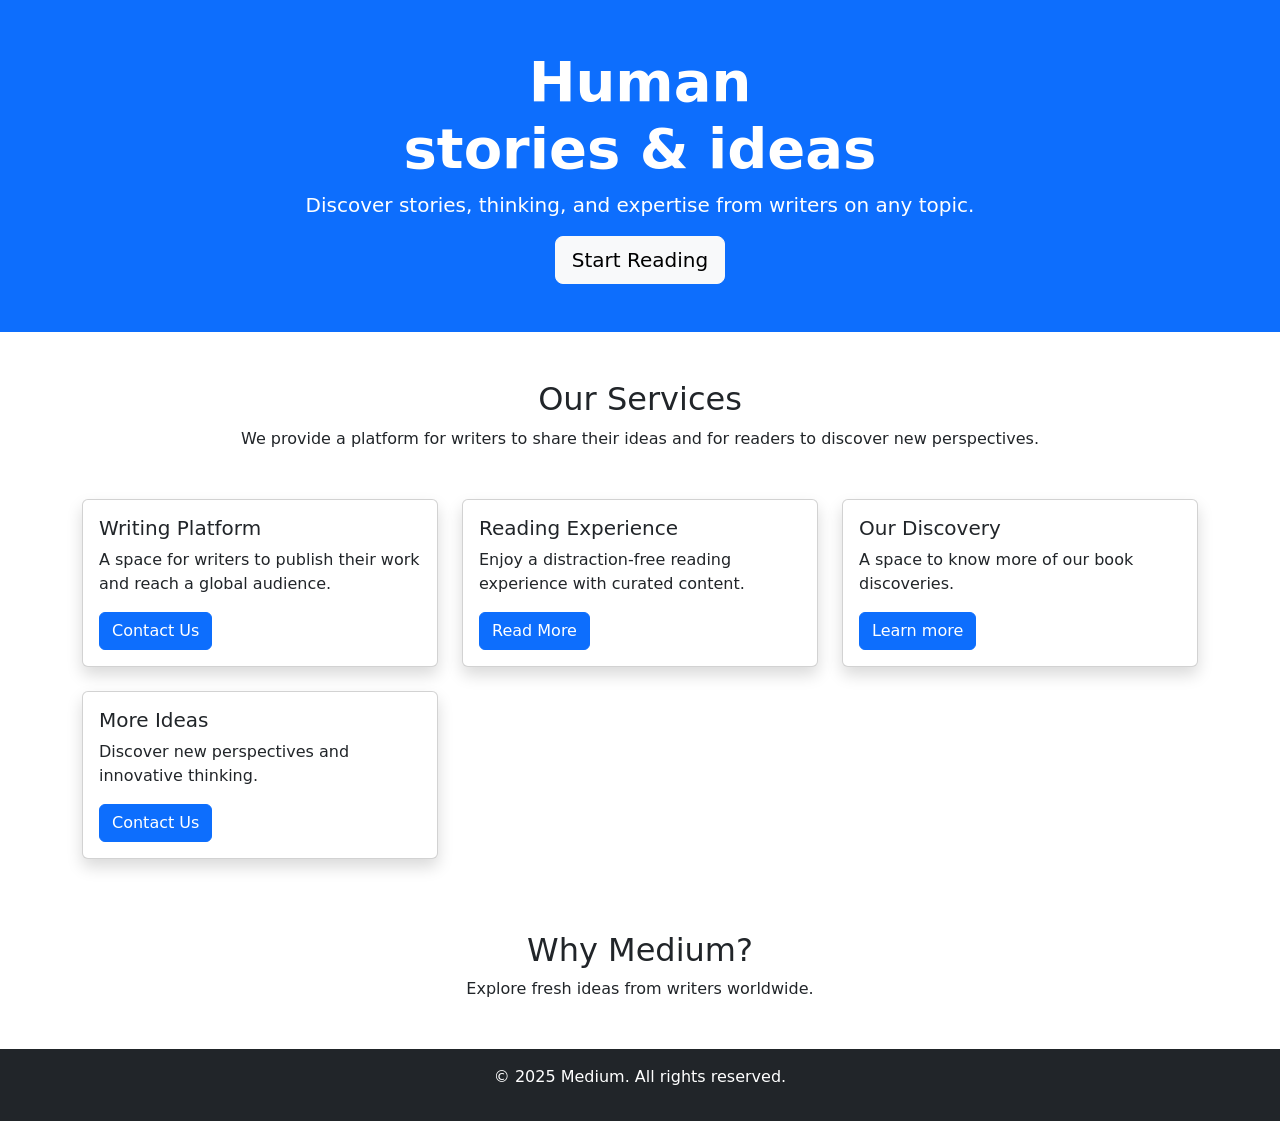
<file: medium landing page/index.html>
<!DOCTYPE html>
    <html lang="en">

    <meta charset="UTF-8">
    <meta name="viewport" content="width=device-width, initial-scale=1.0">
    <title>Medium: A place to read and write</title>
    <link href="https://cdn.jsdelivr.net/npm/bootstrap@5.3.0/dist/css/bootstrap.min.css" rel="stylesheet" >
  </html>

<body>
  
  <section class="bg-primary text-white text-center py-5">
       <div class="container">

            <h1 class="display-4 fw-bold">Human <br> stories & ideas</h1>
            <p class="lead">Discover stories, thinking, and expertise from writers on any topic.</p>
            <a href="#services" class="btn btn-light btn-lg">Start Reading</a>

      </div>
  </section>
     

  <section id="services" class="py-5">
      <div class="container">
        <div class="text-center mb-5">
            <h2>Our Services</h2>
            <p> We provide a platform for writers to share their ideas and for readers to discover new perspectives.</p>
        </div>

        <div class="row">
          <div class="col-md-4 mb-4">
              <div class="card h-100 shadow">
                  <div class="card-body">
                      <h5 class="card-title">Writing Platform</h5>
                      <p class="card-text">A space for writers to publish their work and reach a global audience.</p>
                      <a href="Contact form.html" class="btn btn-primary">Contact Us</a>
                  </div>
                  </div>
              </div>

              <div class="col-md-4 mb-4">
              <div class="card h-100 shadow">
                  <div class="card-body">
                      <h5 class="card-title">Reading Experience</h5>
                      <p class="card-text">Enjoy a distraction-free reading experience with curated content.</p>
                      <a href="Contact form.html" class="btn btn-primary">Read More</a>
                  </div>
                  </div>
              </div>


              <div class="col-md-4 mb-4">
              <div class="card h-100 shadow">
                  <div class="card-body">
                      <h5 class="card-title"> Our Discovery</h5>
                      <p class="card-text">A space to know more of our book discoveries.</p>
                      <a href="Contact form.html" class="btn btn-primary">Learn more</a>
                  </div>
                  </div>
              </div>

              <div class="col-md-4 mb-4">
              <div class="card h-100 shadow">
                  <div class="card-body">
                      <h5 class="card-title">More Ideas</h5>
                      <p class="card-text">Discover new perspectives and innovative thinking.</p>
                      <a href="Contact form.html" class="btn btn-primary">Contact Us</a>
                  </div>
                  </div>
              </div>
             
  </section>

  <section class="features">
         <div class="text-center mb-5">
      <h2>Why Medium?</h2>
      <p>Explore fresh ideas from writers worldwide.</p>
  </section>

  <footer class="bg-dark text-white text-center py-3">
      <p>© 2025 Medium. All rights reserved.</p>
  </footer>

  <script src="https://cdn.jsdelivr.net/npm/bootstrap@5.3.0/dist/js/bootstrap.bundle.min.js"></script>
</body>
</file>
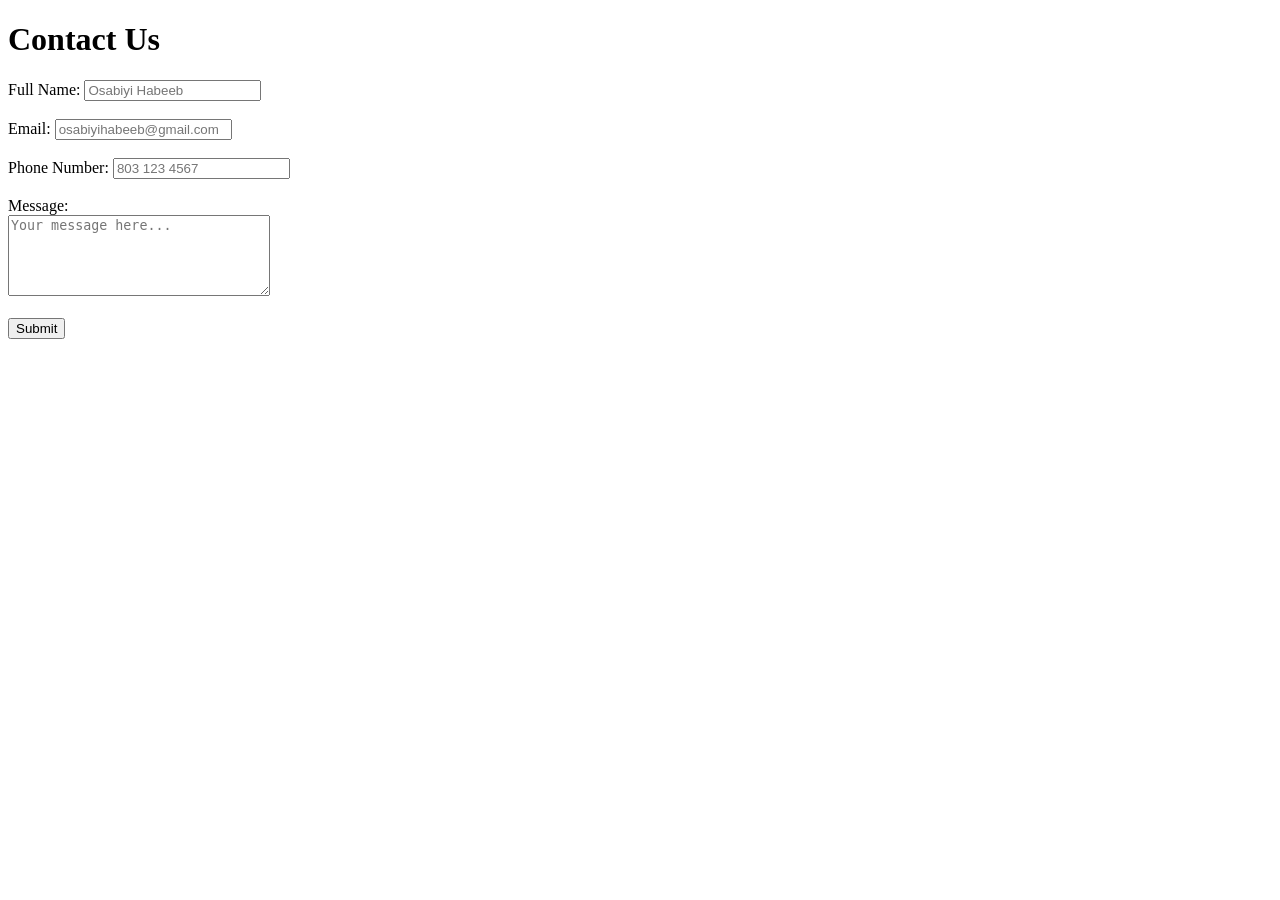
<file: medium landing page/Contact form.html>
<!DOCTYPE html>
    <html lang="en">


        
             <head>
                  <meta charset="UTF-8">
                  <meta name="viewport" content="width=device-width, initial-scale=1.0">
                   
                  <title>Contact Us</title>

                  

             </head>  

             <body>
                <h1> Contact Us</h1>

                <form action="" method="post">
                    <label for="name"> Full Name:</label>
                    <input type="text" id="name" name="name" placeholder="Osabiyi Habeeb" required><br><br>

                    <label for="email">Email:</label>
                    <input type="email" id="email" name="email" placeholder="osabiyihabeeb@gmail.com" required><br><br>

                    <label for="number">Phone Number:</label>
                    <input type="text" id="number" name="number" placeholder="803 123 4567" required><br><br>

                    <label for="message">Message:</label><br>
                    <textarea id="message" name="message" rows="5" cols="30" placeholder="Your message here..."></textarea><br><br>

                    <input type="submit" value="Submit">












             </body>
</file>
